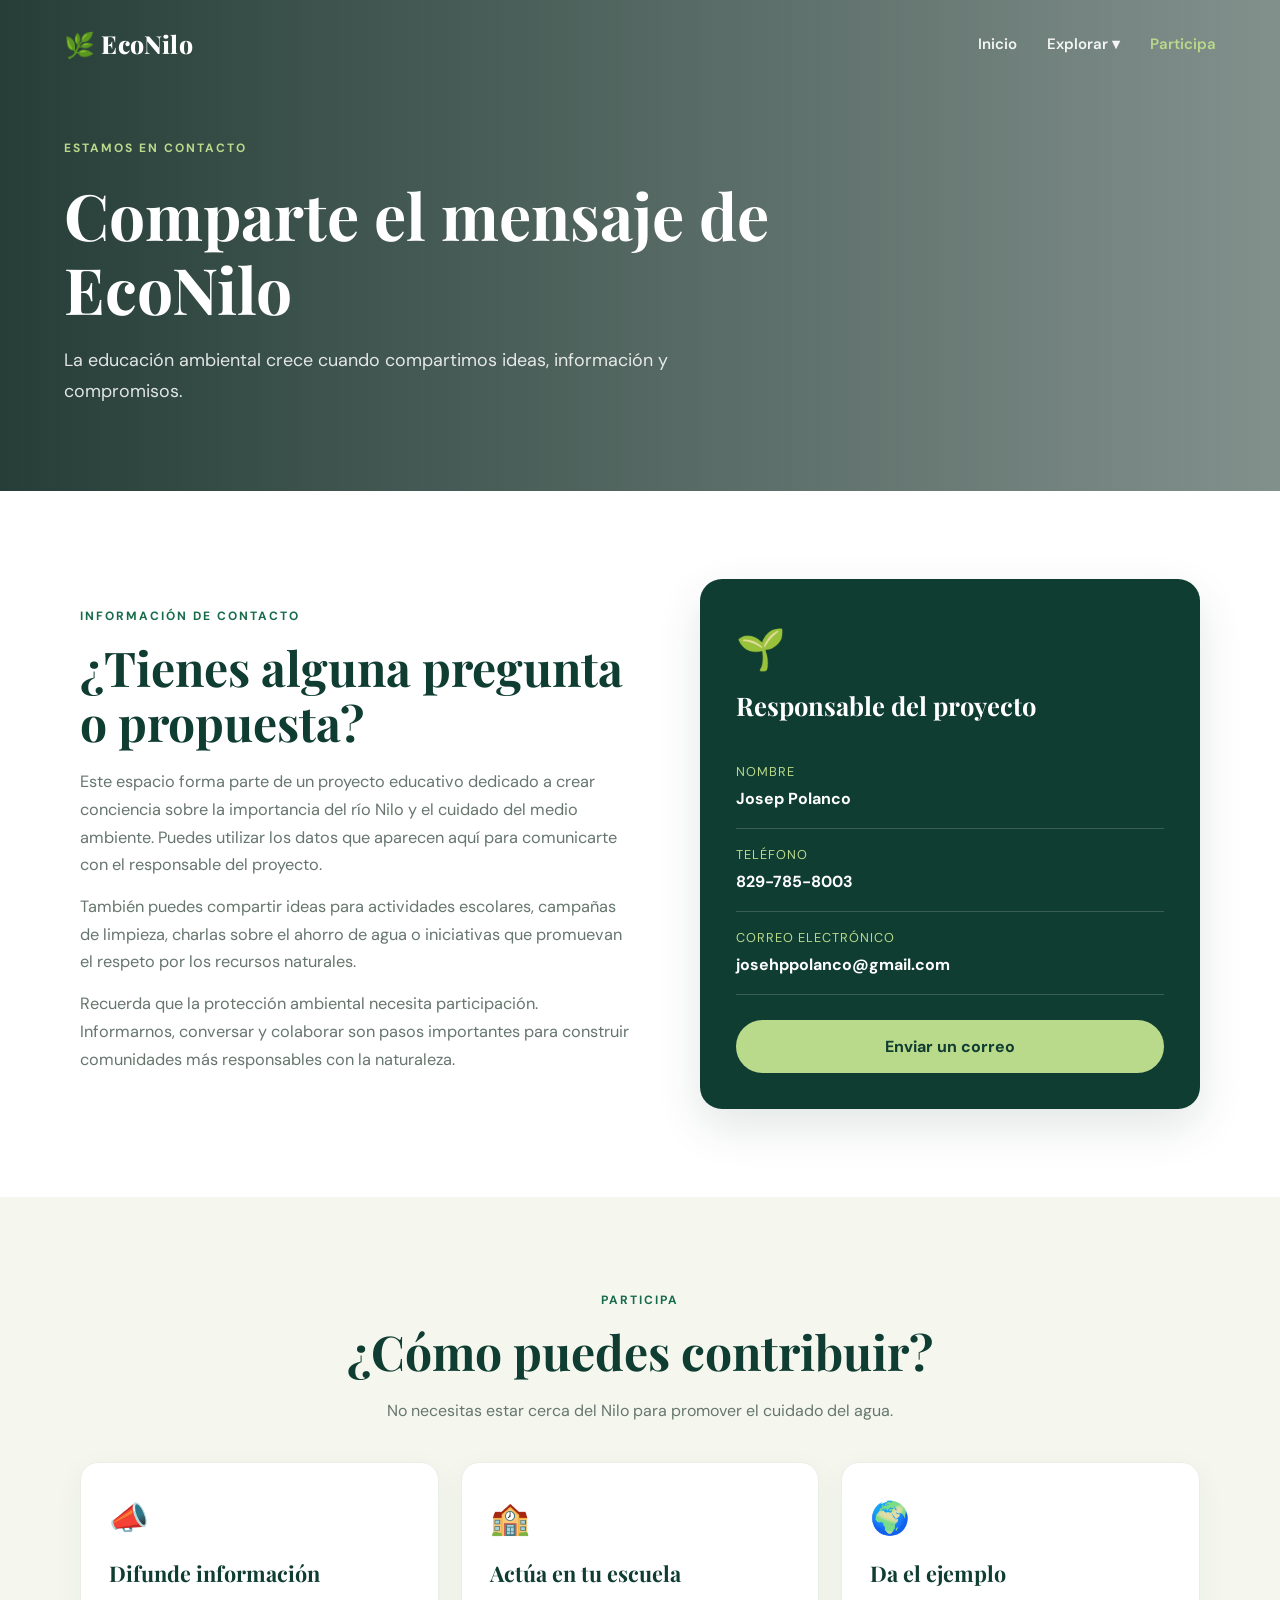
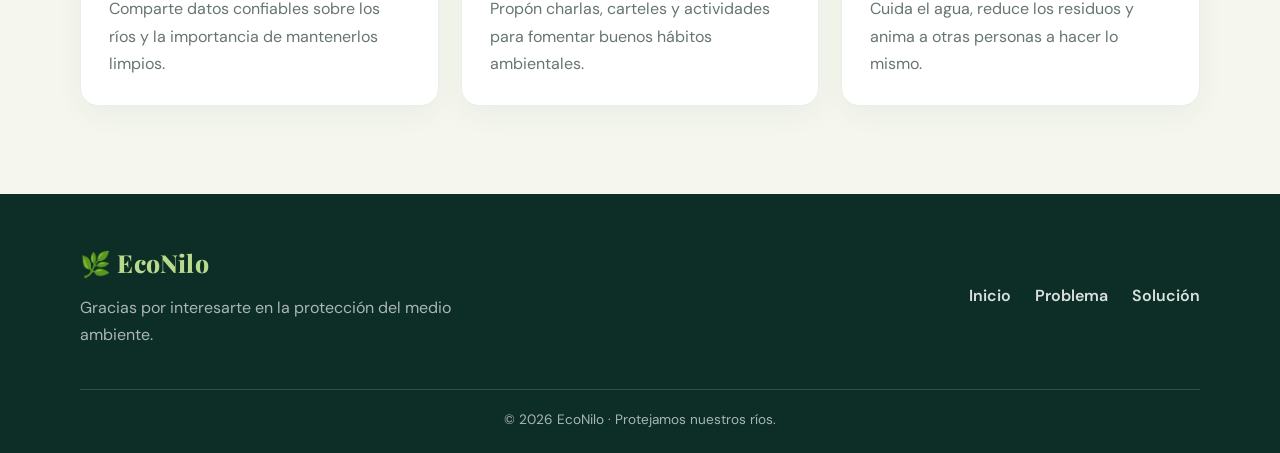
<file: El rio nilo/contacto.html>
<!DOCTYPE html>
<html lang="es">
<head>
  <meta charset="UTF-8"><meta name="viewport" content="width=device-width, initial-scale=1.0">
  <title>Contacto | EcoNilo</title><link rel="stylesheet" href="style.css">
</head>
<body>
  <header class="page-header contact-header">
    <nav class="navbar">
      <a class="logo" href="index.html">🌿 EcoNilo</a>
      <input type="checkbox" id="menu-toggle" aria-label="Abrir menú"><label for="menu-toggle" class="menu-icon">☰</label>
      <ul class="nav-links"><li><a href="index.html">Inicio</a></li><li class="dropdown"><a href="#" class="dropbtn">Explorar ▾</a><ul class="dropdown-menu"><li><a href="problema.html">Problema</a></li><li><a href="solucion.html">Solución</a></li><li><a class="active" href="contacto.html">Contacto</a></li></ul></li><li><a class="active" href="contacto.html">Participa</a></li></ul>
    </nav>
    <div class="page-title"><span class="eyebrow">Estamos en contacto</span><h1>Comparte el mensaje de EcoNilo</h1><p>La educación ambiental crece cuando compartimos ideas, información y compromisos.</p></div>
  </header>
  <main>
    <section class="section contact-layout">
      <div class="section-text"><span class="eyebrow">Información de contacto</span><h2>¿Tienes alguna pregunta o propuesta?</h2>
        <p>Este espacio forma parte de un proyecto educativo dedicado a crear conciencia sobre la importancia del río Nilo y el cuidado del medio ambiente. Puedes utilizar los datos que aparecen aquí para comunicarte con el responsable del proyecto.</p>
        <p>También puedes compartir ideas para actividades escolares, campañas de limpieza, charlas sobre el ahorro de agua o iniciativas que promuevan el respeto por los recursos naturales.</p>
        <p>Recuerda que la protección ambiental necesita participación. Informarnos, conversar y colaborar son pasos importantes para construir comunidades más responsables con la naturaleza.</p>
      </div>
      <div class="contact-card">
        <div class="contact-icon">🌱</div><h3>Responsable del proyecto</h3>
        <div class="contact-row"><span>Nombre</span><strong>Josep Polanco</strong></div>
        <div class="contact-row"><span>Teléfono</span><strong><a href="tel:+18297858003">829-785-8003</a></strong></div>
        <div class="contact-row"><span>Correo electrónico</span><strong><a href="mailto:josehppolanco@gmail.com">josehppolanco@gmail.com</a></strong></div>
        <a class="button full-button" href="mailto:josehppolanco@gmail.com">Enviar un correo</a>
      </div>
    </section>
    <section class="section facts">
      <div class="section-heading"><span class="eyebrow">Participa</span><h2>¿Cómo puedes contribuir?</h2><p>No necesitas estar cerca del Nilo para promover el cuidado del agua.</p></div>
      <div class="cards three">
        <article class="card"><div class="card-icon">📣</div><h3>Difunde información</h3><p>Comparte datos confiables sobre los ríos y la importancia de mantenerlos limpios.</p></article>
        <article class="card"><div class="card-icon">🏫</div><h3>Actúa en tu escuela</h3><p>Propón charlas, carteles y actividades para fomentar buenos hábitos ambientales.</p></article>
        <article class="card"><div class="card-icon">🌍</div><h3>Da el ejemplo</h3><p>Cuida el agua, reduce los residuos y anima a otras personas a hacer lo mismo.</p></article>
      </div>
    </section>
  </main>
  <footer class="footer"><div><a class="logo" href="index.html">🌿 EcoNilo</a><p>Gracias por interesarte en la protección del medio ambiente.</p></div><div class="footer-links"><a href="index.html">Inicio</a><a href="problema.html">Problema</a><a href="solucion.html">Solución</a></div><p class="copyright">© 2026 EcoNilo · Protejamos nuestros ríos.</p></footer>
</body></html>
</file>
<file: El rio nilo/style.css>
/* ESTILOS GENERALES */
@import url('https://fonts.googleapis.com/css2?family=DM+Sans:wght@400;500;600;700&family=Playfair+Display:wght@600;700;800&display=swap');
:root{--green:#176b4b;--deep:#103d32;--lime:#b9d98b;--cream:#f5f7ef;--ink:#20312b;--muted:#66766e;--white:#fff;--shadow:0 18px 45px rgba(20,54,41,.12)}
*{box-sizing:border-box;margin:0;padding:0}
html{scroll-behavior:smooth}
body{font-family:'DM Sans',Arial,sans-serif;color:var(--ink);background:#fff;line-height:1.7}
a{color:inherit;text-decoration:none}
img{display:block;width:100%;object-fit:cover}
h1,h2,h3{font-family:'Playfair Display',Georgia,serif;line-height:1.15}
h2{font-size:clamp(2rem,4vw,3rem);color:var(--deep);margin:12px 0 18px}
h3{font-size:1.35rem;color:var(--deep);margin-bottom:10px}
p{color:var(--muted);margin-bottom:14px}
.eyebrow{display:inline-block;text-transform:uppercase;letter-spacing:2px;font-size:.75rem;font-weight:700;color:var(--green)}
/* MENU DE NAVEGACION Y MENU DESPLEGABLE */
.hero,.page-header{position:relative;color:white;background:linear-gradient(90deg,rgba(7,35,27,.86),rgba(7,35,27,.38)),url('https://images.unsplash.com/photo-1509316785289-025f5b846b35?auto=format&fit=crop&w=1900&q=90') center/cover}
.hero{min-height:690px}
.navbar{width:min(1160px,90%);margin:auto;min-height:88px;display:flex;align-items:center;justify-content:space-between;position:relative;z-index:10}
.logo{font-family:'Playfair Display',Georgia,serif;font-size:1.55rem;font-weight:800;color:white;letter-spacing:.2px}
.nav-links{display:flex;align-items:center;gap:30px;list-style:none}
.nav-links>li>a,.dropbtn{font-size:.94rem;font-weight:600;color:rgba(255,255,255,.92);padding:12px 0;transition:.2s}
.nav-links a:hover,.nav-links a.active{color:var(--lime)}
.dropdown{position:relative}
.dropdown-menu{position:absolute;top:100%;left:-18px;min-width:175px;list-style:none;background:white;border-radius:13px;padding:9px;box-shadow:var(--shadow);opacity:0;visibility:hidden;transform:translateY(10px);transition:.22s}
.dropdown:hover .dropdown-menu,.dropdown:focus-within .dropdown-menu{opacity:1;visibility:visible;transform:translateY(0)}
.dropdown-menu a{display:block;color:var(--deep);font-weight:600;padding:10px 13px;border-radius:8px}
.dropdown-menu a:hover,.dropdown-menu a.active{background:#edf5e7;color:var(--green)}
#menu-toggle,.menu-icon{display:none}
.hero-content{width:min(1160px,90%);margin:110px auto 0;max-width:1160px}
.hero-content .eyebrow,.page-title .eyebrow{color:var(--lime)}
.hero h1,.page-title h1{font-size:clamp(2.8rem,6vw,5.4rem);max-width:850px;margin:18px 0 20px;color:white}
.hero-content p,.page-title p{color:rgba(255,255,255,.86);font-size:1.12rem;max-width:650px;margin-bottom:30px}
.button{display:inline-block;background:var(--lime);color:var(--deep);padding:13px 23px;border-radius:30px;font-weight:700;transition:.2s}
.button:hover{background:white;transform:translateY(-2px)}
.page-header{min-height:390px;background-image:linear-gradient(90deg,rgba(7,35,27,.88),rgba(7,35,27,.55)),url('https://images.unsplash.com/photo-1509316785289-025f5b846b35?auto=format&fit=crop&w=1900&q=90')}
.solution-header{background-image:linear-gradient(90deg,rgba(7,35,27,.88),rgba(7,35,27,.5)),url('https://images.unsplash.com/photo-1472396961693-142e6e269027?auto=format&fit=crop&w=1900&q=90')}
.contact-header{background-image:linear-gradient(90deg,rgba(7,35,27,.88),rgba(7,35,27,.5)),url('https://images.unsplash.com/photo-1497250681960-ef046c08a56e?auto=format&fit=crop&w=1900&q=90')}
.page-title{width:min(1160px,90%);margin:45px auto 0;padding-bottom:55px}
.page-title h1{font-size:clamp(2.5rem,5vw,4.2rem);max-width:850px}
/* SECCIONES Y CONTENIDO */
.section{width:min(1120px,88%);margin:0 auto;padding:88px 0}
.intro{display:grid;grid-template-columns:1.05fr .95fr;gap:60px;align-items:center}
.section-text p{font-size:1.02rem}
.image-card{background:white;border-radius:20px;overflow:hidden;box-shadow:var(--shadow)}
.image-card img{height:390px}
.image-caption{font-size:.85rem;padding:14px 18px;margin:0}
.section-heading{text-align:center;max-width:700px;margin:0 auto 38px}
.section-heading p{max-width:600px;margin:0 auto}
.facts{background:var(--cream);width:100%;padding-left:max(6%,calc((100% - 1120px)/2));padding-right:max(6%,calc((100% - 1120px)/2))}
.cards{display:grid;gap:22px}
.cards.three{grid-template-columns:repeat(3,1fr)}
.cards.two{grid-template-columns:repeat(2,1fr)}
.card{background:white;border:1px solid #e9eee6;border-radius:18px;padding:28px;box-shadow:0 8px 28px rgba(20,54,41,.05);transition:.2s}
.card:hover{transform:translateY(-5px);box-shadow:var(--shadow)}
.card p{margin:0}
.card-icon{font-size:2rem;margin-bottom:15px}
.wide-image{height:390px;position:relative;overflow:hidden}
.wide-image img{height:100%;filter:brightness(.48)}
.wide-image>div{position:absolute;inset:0;display:flex;flex-direction:column;align-items:center;justify-content:center;text-align:center;padding:25px}
.wide-image h2{color:white;max-width:800px}
.wide-image p{color:rgba(255,255,255,.88);max-width:620px}
.two-column{display:grid;grid-template-columns:1.1fr .9fr;gap:60px;align-items:center}
.info-panel{background:#edf5e7;border-radius:20px;padding:34px;border-left:5px solid var(--green)}
.info-panel p{color:#52675a}
.text-link{display:inline-block;color:var(--green);font-weight:700;margin-top:8px}
.text-link:hover{text-decoration:underline}
.impact-section{display:grid;grid-template-columns:1.1fr .9fr;gap:55px;align-items:center}
.contact-layout{display:grid;grid-template-columns:1fr .9fr;gap:65px;align-items:center}
.contact-card{background:var(--deep);color:white;padding:36px;border-radius:22px;box-shadow:var(--shadow)}
.contact-card h3{color:white;font-size:1.6rem;margin:8px 0 25px}
.contact-icon{font-size:2.5rem}
.contact-row{padding:15px 0;border-bottom:1px solid rgba(255,255,255,.17);display:flex;flex-direction:column;gap:3px}
.contact-row span{font-size:.8rem;color:#b9d98b;text-transform:uppercase;letter-spacing:1px}
.contact-row strong,.contact-row a{color:white;overflow-wrap:anywhere}
.contact-row a:hover{text-decoration:underline}
.full-button{margin-top:25px;text-align:center;width:100%}
/* PIE DE PAGINA */
.footer{background:#0d2e26;color:white;padding:48px max(6%,calc((100% - 1120px)/2)) 22px;display:grid;grid-template-columns:1.3fr 1fr;gap:25px;align-items:center}
.footer .logo{color:var(--lime)}
.footer p{color:rgba(255,255,255,.65);margin:10px 0 0;max-width:420px}
.footer-links{display:flex;justify-content:flex-end;gap:24px;flex-wrap:wrap}
.footer-links a{color:rgba(255,255,255,.85);font-weight:600}
.footer-links a:hover{color:var(--lime)}
.copyright{grid-column:1/-1;border-top:1px solid rgba(255,255,255,.15);padding-top:18px!important;margin-top:15px!important;text-align:center;max-width:none!important;font-size:.85rem}
/* DISENO RESPONSIVE PARA CELULARES Y TABLETAS */
@media(max-width:800px){
  .hero{min-height:650px}.hero-content{margin-top:105px}
  .menu-icon{display:block;color:white;font-size:1.8rem;cursor:pointer}
  .nav-links{display:none;position:absolute;top:75px;left:0;right:0;background:#103d32;padding:18px 22px;border-radius:14px;align-items:stretch;gap:8px;flex-direction:column}
  #menu-toggle:checked~.nav-links{display:flex}
  .nav-links>li>a,.dropbtn{display:block;padding:10px}
  .dropdown-menu{position:static;display:none;opacity:1;visibility:visible;transform:none;box-shadow:none;margin:0 0 5px 10px}
  .dropdown:hover .dropdown-menu,.dropdown:focus-within .dropdown-menu{display:block}
  .intro,.two-column,.impact-section,.contact-layout{grid-template-columns:1fr;gap:32px}
  .cards.three{grid-template-columns:1fr}.cards.two{grid-template-columns:1fr 1fr}
  .section{padding:65px 0}.facts{padding-left:6%;padding-right:6%}
  .page-header{min-height:370px}.page-title{margin-top:38px}
  .footer{grid-template-columns:1fr}.footer-links{justify-content:flex-start}
}
@media(max-width:520px){
  .cards.two{grid-template-columns:1fr}
  .hero h1{font-size:2.65rem}.hero-content{margin-top:85px}
  .image-card img{height:270px}.wide-image{height:330px}
  .contact-card{padding:25px}
  .footer-links{gap:15px}
}
</file>
